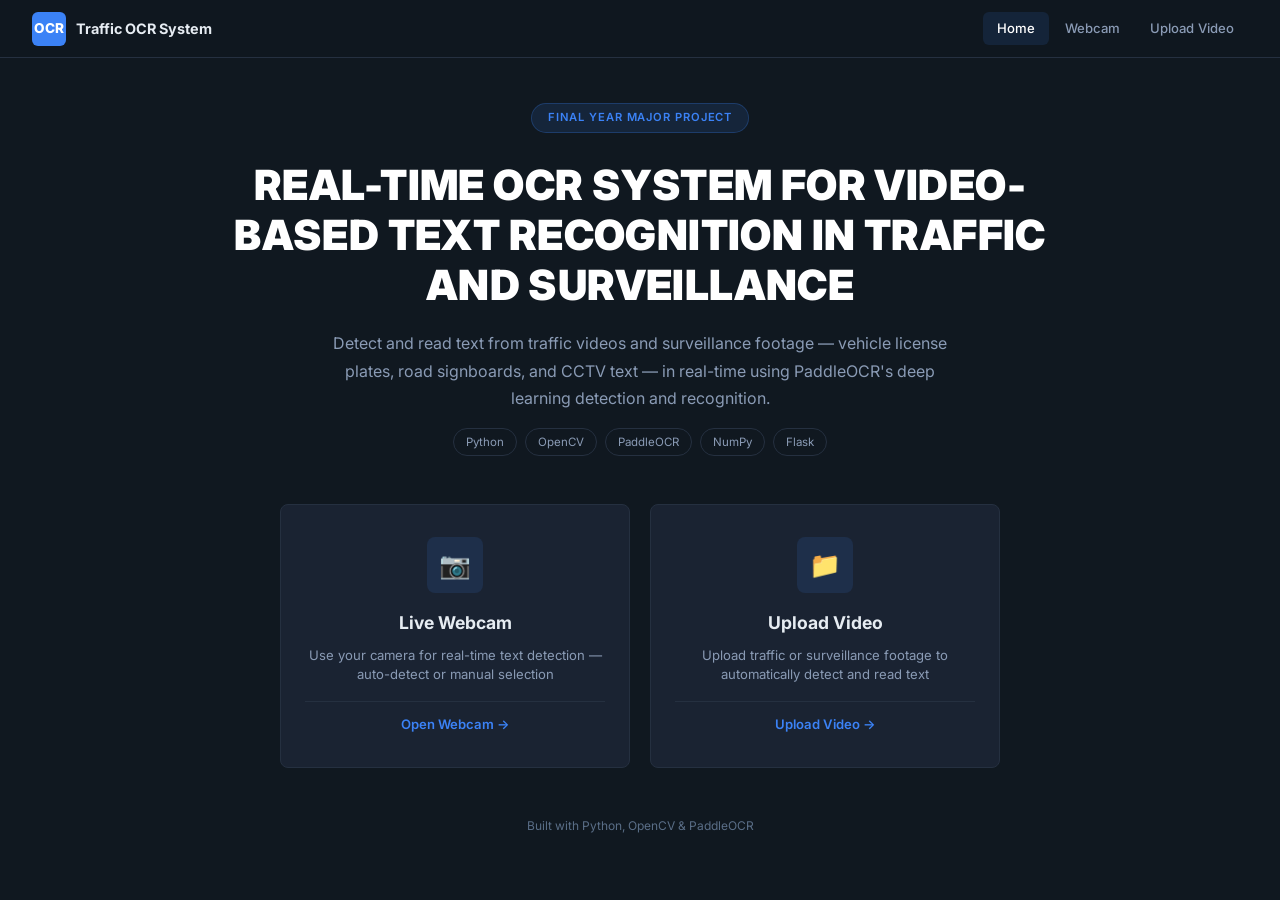
<file: templates/index.html>
<!DOCTYPE html>
<html lang="en">

<head>
    <meta charset="UTF-8">
    <meta name="viewport" content="width=device-width, initial-scale=1.0">
    <title>Real-Time OCR System for Video-Based Text Recognition in Traffic and Surveillance</title>
    <link href="https://fonts.googleapis.com/css2?family=Inter:wght@400;500;600;700;800;900&display=swap"
        rel="stylesheet">
    <link rel="stylesheet" href="/static/css/style.css">
</head>

<body>
    <nav class="navbar">
        <a href="/" class="nav-brand">
            <div class="nav-logo">OCR</div>
            <span class="nav-name">Traffic OCR System</span>
        </a>
        <div class="nav-links">
            <a href="/" class="nav-link active">Home</a>
            <a href="/webcam" class="nav-link">Webcam</a>
            <a href="/upload" class="nav-link">Upload Video</a>
        </div>
    </nav>

    <main class="home-container">
        <div class="home-badge">Final Year Major Project</div>

        <h1 class="home-title">
            REAL-TIME OCR SYSTEM FOR VIDEO-BASED TEXT RECOGNITION IN TRAFFIC AND SURVEILLANCE
        </h1>

        <p class="home-desc">
            Detect and read text from traffic videos and surveillance footage —
            vehicle license plates, road signboards, and CCTV text — in real-time
            using PaddleOCR's deep learning detection and recognition.
        </p>

        <div class="home-tech">
            <span class="tech-pill">Python</span>
            <span class="tech-pill">OpenCV</span>
            <span class="tech-pill">PaddleOCR</span>
            <span class="tech-pill">NumPy</span>
            <span class="tech-pill">Flask</span>
        </div>

        <div class="home-cards">
            <a href="/webcam" class="home-card">
                <div class="home-card-icon">📷</div>
                <h3>Live Webcam</h3>
                <p>Use your camera for real-time text detection — auto-detect or manual selection</p>
                <div class="home-card-btn">Open Webcam →</div>
            </a>

            <a href="/upload" class="home-card">
                <div class="home-card-icon">📁</div>
                <h3>Upload Video</h3>
                <p>Upload traffic or surveillance footage to automatically detect and read text</p>
                <div class="home-card-btn">Upload Video →</div>
            </a>
        </div>

        <p class="home-footer">Built with Python, OpenCV & PaddleOCR</p>
    </main>
</body>

</html>
</file>
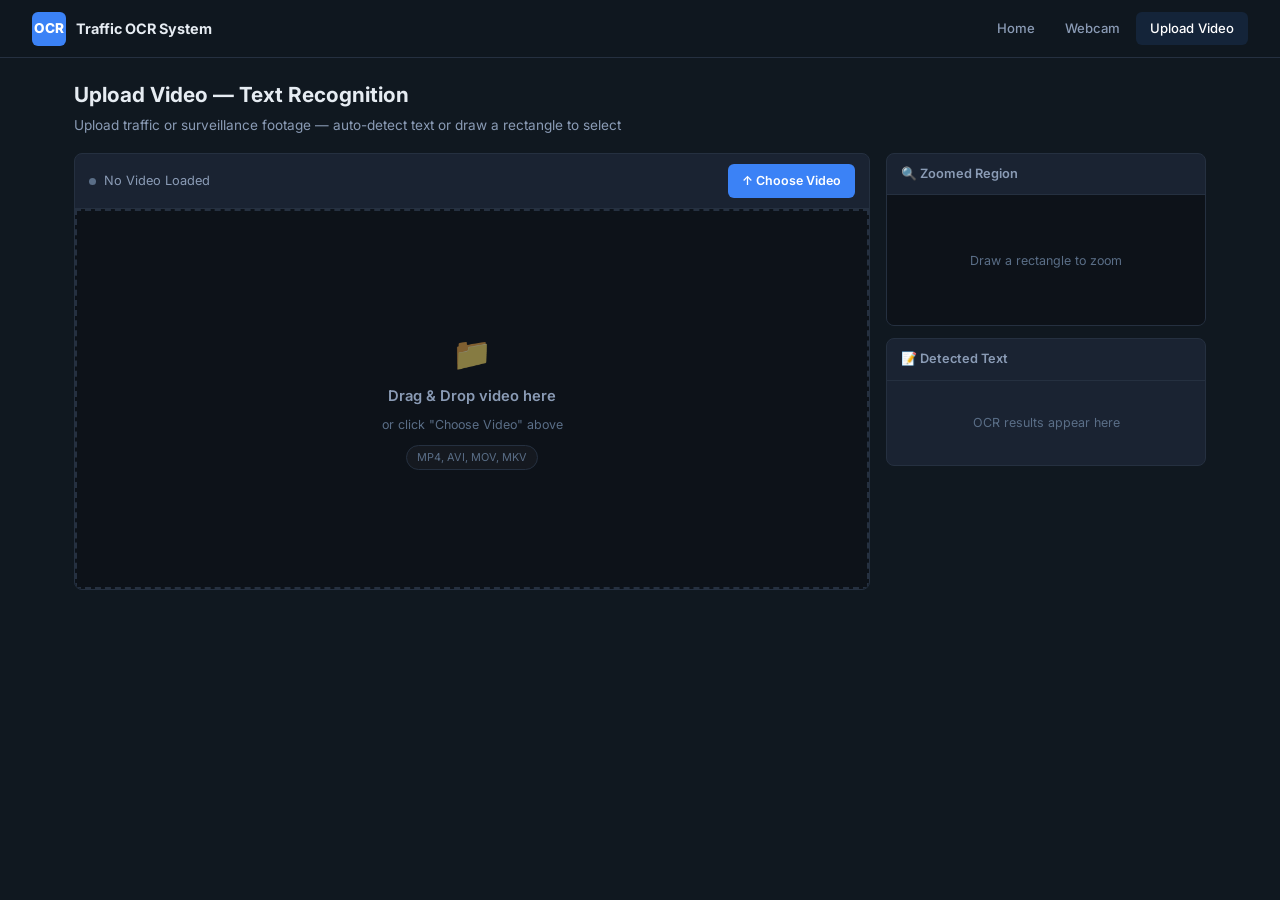
<file: templates/upload.html>
<!DOCTYPE html>
<html lang="en">

<head>
    <meta charset="UTF-8">
    <meta name="viewport" content="width=device-width, initial-scale=1.0">
    <title>Upload Video — Real-Time OCR System</title>
    <link href="https://fonts.googleapis.com/css2?family=Inter:wght@400;500;600;700;800;900&display=swap"
        rel="stylesheet">
    <link rel="stylesheet" href="/static/css/style.css">
</head>

<body>
    <nav class="navbar">
        <a href="/" class="nav-brand">
            <div class="nav-logo">OCR</div>
            <span class="nav-name">Traffic OCR System</span>
        </a>
        <div class="nav-links">
            <a href="/" class="nav-link">Home</a>
            <a href="/webcam" class="nav-link">Webcam</a>
            <a href="/upload" class="nav-link active">Upload Video</a>
        </div>
    </nav>

    <main class="app-main">
        <div class="page-header">
            <h1 class="page-title">Upload Video — Text Recognition</h1>
            <p class="page-desc">Upload traffic or surveillance footage — auto-detect text or draw a rectangle to select
            </p>
        </div>

        <div class="workspace">
            <div class="video-panel">
                <div class="panel-bar">
                    <div class="panel-status">
                        <span class="status-dot" id="statusDot"></span>
                        <span id="statusText">No Video Loaded</span>
                    </div>
                    <div class="panel-buttons">
                        <button class="btn btn-auto" id="btnAutoDetect" style="display:none;"
                            title="Automatically detect all text in the running video">⚡ Auto-Detect</button>
                        <label class="btn btn-start" for="fileInput" id="btnUpload">↑ Choose Video</label>
                        <input type="file" id="fileInput" accept="video/*" style="display:none;">
                        <button class="btn btn-stop" id="btnClear" style="display:none;">✕ Clear</button>
                    </div>
                </div>
                <div class="video-area" id="videoArea">
                    <div class="upload-zone" id="uploadZone">
                        <div class="upload-zone-content">
                            <div class="placeholder-icon">📁</div>
                            <p class="upload-main-text">Drag & Drop video here</p>
                            <p class="upload-sub-text">or click "Choose Video" above</p>
                            <span class="upload-formats">MP4, AVI, MOV, MKV</span>
                        </div>
                    </div>
                    <div class="upload-progress" id="progressBox" style="display:none;">
                        <div class="progress-track">
                            <div class="progress-bar" id="progressBar"></div>
                        </div>
                        <p id="progressText">Uploading...</p>
                    </div>
                    <video id="videoPlayer" class="video-player" style="display:none;" muted loop></video>
                    <!-- Canvas overlay for drawing auto-detect bounding boxes -->
                    <canvas id="overlayCanvas" class="overlay-canvas" style="display:none;"></canvas>
                    <div class="select-box" id="selectBox"></div>
                </div>
                <div class="panel-hint" id="hint" style="display:none;">🖱️ Click & drag to select text region | ⚡
                    Auto-Detect: finds all text automatically</div>
            </div>

            <div class="results-panel">
                <!-- Auto-detect results panel -->
                <div class="result-box" id="autoDetectPanel" style="display:none;">
                    <div class="result-title">⚡ Auto-Detect Results <span class="auto-badge" id="autoStatus">OFF</span></div>
                    <div class="auto-results-area">
                        <div class="auto-stats" id="autoStats">
                            <span id="detCount">0 texts found</span>
                            <span id="detTime">—</span>
                        </div>
                        <div class="auto-results-list" id="autoResultsList">
                            <p class="empty-msg">Toggle Auto-Detect to start</p>
                        </div>
                    </div>
                </div>

                <div class="result-box">
                    <div class="result-title">🔍 Zoomed Region</div>
                    <div class="zoom-area">
                        <p class="empty-msg" id="zoomEmpty">Draw a rectangle to zoom</p>
                        <img id="zoomImg" class="zoomed-img" style="display:none;" alt="Zoomed">
                    </div>
                </div>
                <div class="result-box">
                    <div class="result-title">📝 Detected Text</div>
                    <div class="text-area">
                        <p class="empty-msg" id="textEmpty">OCR results appear here</p>
                        <pre class="ocr-result" id="ocrResult" style="display:none;"></pre>
                    </div>
                </div>
            </div>
        </div>
    </main>

    <script>
        const fileInput = document.getElementById('fileInput');
        const videoPlayer = document.getElementById('videoPlayer');
        const uploadZone = document.getElementById('uploadZone');
        const progressBox = document.getElementById('progressBox');
        const progressBar = document.getElementById('progressBar');
        const progressText = document.getElementById('progressText');
        const videoArea = document.getElementById('videoArea');
        const selectBox = document.getElementById('selectBox');
        const zoomImg = document.getElementById('zoomImg');
        const ocrResult = document.getElementById('ocrResult');
        const zoomEmpty = document.getElementById('zoomEmpty');
        const textEmpty = document.getElementById('textEmpty');
        const statusDot = document.getElementById('statusDot');
        const statusText = document.getElementById('statusText');
        const btnClear = document.getElementById('btnClear');
        const btnUpload = document.getElementById('btnUpload');
        const btnAutoDetect = document.getElementById('btnAutoDetect');
        const hint = document.getElementById('hint');
        const overlayCanvas = document.getElementById('overlayCanvas');
        const autoDetectPanel = document.getElementById('autoDetectPanel');
        const autoStatus = document.getElementById('autoStatus');
        const autoResultsList = document.getElementById('autoResultsList');
        const detCount = document.getElementById('detCount');
        const detTime = document.getElementById('detTime');

        let videoReady = false, drawing = false, sx, sy;
        let zoomTimer = null, textTimer = null;
        let autoDetectOn = false, autoDetectInterval = null;

        // Drag & drop
        uploadZone.addEventListener('dragover', e => { e.preventDefault(); uploadZone.classList.add('drag-hover'); });
        uploadZone.addEventListener('dragleave', () => uploadZone.classList.remove('drag-hover'));
        uploadZone.addEventListener('drop', e => {
            e.preventDefault(); uploadZone.classList.remove('drag-hover');
            if (e.dataTransfer.files.length > 0) doUpload(e.dataTransfer.files[0]);
        });

        fileInput.addEventListener('change', () => {
            if (fileInput.files.length > 0) doUpload(fileInput.files[0]);
        });

        function doUpload(file) {
            uploadZone.style.display = 'none';
            progressBox.style.display = 'flex';
            progressBar.style.width = '0%';
            progressBar.classList.remove('error');
            progressText.textContent = 'Uploading ' + file.name + '...';

            const xhr = new XMLHttpRequest();
            const fd = new FormData();
            fd.append('video', file);

            xhr.upload.addEventListener('progress', e => {
                if (e.lengthComputable) {
                    const pct = Math.round((e.loaded / e.total) * 100);
                    progressBar.style.width = pct + '%';
                    progressText.textContent = 'Uploading... ' + pct + '%';
                }
            });

            xhr.addEventListener('load', () => {
                try {
                    const data = JSON.parse(xhr.responseText);
                    if (xhr.status === 200 && data.status === 'uploaded') {
                        progressBar.style.width = '100%';
                        progressText.textContent = 'Done! Loading video...';
                        setTimeout(() => {
                            progressBox.style.display = 'none';
                            videoPlayer.src = '/uploads/' + encodeURIComponent(data.filename);
                            videoPlayer.style.display = 'block';
                            videoPlayer.play();
                            statusDot.classList.add('on');
                            statusText.textContent = 'Playing: ' + file.name;
                            btnClear.style.display = 'inline-flex';
                            btnUpload.style.display = 'none';
                            btnAutoDetect.style.display = 'inline-flex';
                            hint.style.display = 'flex';
                            autoDetectPanel.style.display = 'block';
                            videoReady = true;
                        }, 400);
                    } else {
                        progressText.textContent = 'Error: ' + (data.error || 'Upload failed');
                        progressBar.classList.add('error'); progressBar.style.width = '100%';
                    }
                } catch (e) {
                    progressText.textContent = 'Error parsing response';
                    progressBar.classList.add('error');
                }
            });

            xhr.addEventListener('error', () => {
                progressText.textContent = 'Network error';
                progressBar.classList.add('error');
            });

            xhr.open('POST', '/upload_video');
            xhr.timeout = 300000;
            xhr.send(fd);
        }

        // Clear
        btnClear.addEventListener('click', () => {
            stopAutoDetect();
            videoPlayer.pause(); videoPlayer.src = '';
            videoPlayer.style.display = 'none';
            uploadZone.style.display = 'flex';
            overlayCanvas.style.display = 'none';
            statusDot.classList.remove('on');
            statusText.textContent = 'No Video Loaded';
            btnClear.style.display = 'none';
            btnUpload.style.display = 'inline-flex';
            btnAutoDetect.style.display = 'none';
            hint.style.display = 'none';
            selectBox.style.display = 'none';
            autoDetectPanel.style.display = 'none';
            videoReady = false;
            zoomImg.style.display = 'none'; zoomEmpty.style.display = 'block';
            ocrResult.style.display = 'none'; textEmpty.style.display = 'block';
        });

        // ══════════════════════════════════════════════════════════════
        // AUTO-DETECT MODE
        // ══════════════════════════════════════════════════════════════
        btnAutoDetect.addEventListener('click', () => {
            if (autoDetectOn) {
                stopAutoDetect();
            } else {
                startAutoDetect();
            }
        });

        function startAutoDetect() {
            autoDetectOn = true;
            btnAutoDetect.textContent = '■ Stop Auto-Detect';
            btnAutoDetect.classList.add('btn-auto-active');
            autoStatus.textContent = 'ON';
            autoStatus.classList.add('on');

            // Setup canvas overlay
            overlayCanvas.style.display = 'block';
            resizeOverlay();

            // Run auto-detect every 800ms (~1.25 fps for OCR)
            autoDetectInterval = setInterval(runAutoDetect, 800);
            runAutoDetect(); // Run immediately on start
        }

        function stopAutoDetect() {
            autoDetectOn = false;
            btnAutoDetect.textContent = '⚡ Auto-Detect';
            btnAutoDetect.classList.remove('btn-auto-active');
            autoStatus.textContent = 'OFF';
            autoStatus.classList.remove('on');

            if (autoDetectInterval) {
                clearInterval(autoDetectInterval);
                autoDetectInterval = null;
            }

            // Clear canvas overlay
            const ctx = overlayCanvas.getContext('2d');
            ctx.clearRect(0, 0, overlayCanvas.width, overlayCanvas.height);
            overlayCanvas.style.display = 'none';

            autoResultsList.innerHTML = '<p class="empty-msg">Toggle Auto-Detect to start</p>';
            detCount.textContent = '0 texts found';
            detTime.textContent = '—';
        }

        function resizeOverlay() {
            overlayCanvas.width = videoArea.offsetWidth;
            overlayCanvas.height = videoArea.offsetHeight;
        }

        async function runAutoDetect() {
            if (!videoReady || !autoDetectOn) return;

            // Capture current video frame
            const capture = document.createElement('canvas');
            capture.width = videoPlayer.videoWidth;
            capture.height = videoPlayer.videoHeight;
            capture.getContext('2d').drawImage(videoPlayer, 0, 0, capture.width, capture.height);

            capture.toBlob(async blob => {
                const fd = new FormData();
                fd.append('frame', blob, 'frame.jpg');

                try {
                    const res = await fetch('/ocr_auto_detect', { method: 'POST', body: fd });
                    const data = await res.json();

                    if (!autoDetectOn) return; // User may have toggled off

                    // Update overlay canvas with bounding boxes
                    resizeOverlay();
                    const ctx = overlayCanvas.getContext('2d');
                    ctx.clearRect(0, 0, overlayCanvas.width, overlayCanvas.height);

                    const scX = overlayCanvas.width / capture.width;
                    const scY = overlayCanvas.height / capture.height;

                    const detections = data.detections || [];
                    detCount.textContent = detections.length + ' texts found';
                    detTime.textContent = (data.process_time_ms || 0).toFixed(0) + 'ms';

                    // Draw each detection
                    detections.forEach(det => {
                        const [x1, y1, x2, y2] = det.bbox;
                        const sx1 = x1 * scX, sy1 = y1 * scY;
                        const sw = (x2 - x1) * scX, sh = (y2 - y1) * scY;

                        // Color based on confidence
                        let color;
                        if (det.confidence >= 0.70) color = '#22c55e';      // Green
                        else if (det.confidence >= 0.40) color = '#eab308'; // Yellow
                        else color = '#ef4444';                              // Red

                        // Draw box
                        ctx.strokeStyle = color;
                        ctx.lineWidth = 2;
                        ctx.strokeRect(sx1, sy1, sw, sh);

                        // Draw label background
                        const label = `${det.text} (${Math.round(det.confidence * 100)}%)`;
                        ctx.font = '600 13px Inter, sans-serif';
                        const tw = ctx.measureText(label).width;
                        const labelY = sy1 > 22 ? sy1 - 6 : sy1 + sh + 16;

                        ctx.fillStyle = 'rgba(0,0,0,0.8)';
                        ctx.fillRect(sx1, labelY - 15, tw + 10, 20);

                        ctx.fillStyle = color;
                        ctx.fillText(label, sx1 + 5, labelY - 1);
                    });

                    // Update results list
                    if (detections.length > 0) {
                        autoResultsList.innerHTML = detections.map(det => {
                            const conf = Math.round(det.confidence * 100);
                            let confClass = 'conf-high';
                            if (conf < 40) confClass = 'conf-low';
                            else if (conf < 70) confClass = 'conf-med';
                            return `<div class="auto-result-item">
                                <span class="auto-result-text">${det.text}</span>
                                <span class="auto-result-conf ${confClass}">${conf}%</span>
                            </div>`;
                        }).join('');
                    } else {
                        autoResultsList.innerHTML = '<p class="empty-msg">No text detected in this frame</p>';
                    }

                    // Update Zoom and OCR Result Panels for Auto-Detect
                    if (data.zoomed_image) {
                        zoomImg.src = data.zoomed_image;
                        zoomImg.style.display = 'block';
                        zoomEmpty.style.display = 'none';

                        ocrResult.textContent = data.zoomed_text || 'No text detected';
                        ocrResult.style.display = 'block';
                        textEmpty.style.display = 'none';
                    } else if (detections.length === 0) {
                        zoomImg.style.display = 'none';
                        zoomEmpty.style.display = 'block';
                        zoomEmpty.textContent = 'Draw a rectangle to zoom';

                        ocrResult.style.display = 'none';
                        textEmpty.style.display = 'block';
                        textEmpty.textContent = 'OCR results appear here';
                    }

                } catch (err) {
                    console.error('Auto-detect error:', err);
                }
            }, 'image/jpeg', 0.85);
        }

        // ══════════════════════════════════════════════════════════════
        // MANUAL MODE — Mouse selection (unchanged, works when auto-detect is OFF)
        // ══════════════════════════════════════════════════════════════
        videoArea.addEventListener('mousedown', e => {
            if (!videoReady || autoDetectOn) return;
            const r = videoArea.getBoundingClientRect();
            sx = e.clientX - r.left; sy = e.clientY - r.top;
            drawing = true;
            selectBox.style.display = 'block';
            selectBox.style.left = sx + 'px'; selectBox.style.top = sy + 'px';
            selectBox.style.width = '0'; selectBox.style.height = '0';
        });

        videoArea.addEventListener('mousemove', e => {
            if (!drawing) return;
            const r = videoArea.getBoundingClientRect();
            const cx = e.clientX - r.left, cy = e.clientY - r.top;
            selectBox.style.left = Math.min(sx, cx) + 'px';
            selectBox.style.top = Math.min(sy, cy) + 'px';
            selectBox.style.width = Math.abs(cx - sx) + 'px';
            selectBox.style.height = Math.abs(cy - sy) + 'px';
        });

        videoArea.addEventListener('mouseup', async e => {
            if (!drawing) return;
            drawing = false;
            const r = videoArea.getBoundingClientRect();
            const ex = e.clientX - r.left, ey = e.clientY - r.top;
            const x1 = Math.min(sx, ex), y1 = Math.min(sy, ey);
            const x2 = Math.max(sx, ex), y2 = Math.max(sy, ey);
            if ((x2 - x1) < 10 || (y2 - y1) < 10) { selectBox.style.display = 'none'; return; }

            setTimeout(() => { selectBox.style.display = 'none'; }, 500);

            const canvas = document.createElement('canvas');
            canvas.width = videoPlayer.videoWidth;
            canvas.height = videoPlayer.videoHeight;
            canvas.getContext('2d').drawImage(videoPlayer, 0, 0, canvas.width, canvas.height);
            const scX = canvas.width / videoArea.offsetWidth;
            const scY = canvas.height / videoArea.offsetHeight;

            ocrResult.textContent = 'Processing with EasyOCR...';
            ocrResult.style.display = 'block'; textEmpty.style.display = 'none';

            canvas.toBlob(async blob => {
                const fd = new FormData();
                fd.append('frame', blob, 'frame.jpg');
                fd.append('x1', Math.round(x1 * scX));
                fd.append('y1', Math.round(y1 * scY));
                fd.append('x2', Math.round(x2 * scX));
                fd.append('y2', Math.round(y2 * scY));
                try {
                    const res = await fetch('/ocr_region', { method: 'POST', body: fd });
                    const data = await res.json();

                    if (data.zoomed_image) {
                        zoomImg.src = data.zoomed_image;
                        zoomImg.style.display = 'block'; zoomEmpty.style.display = 'none';
                        if (zoomTimer) clearTimeout(zoomTimer);
                        zoomTimer = setTimeout(() => {
                            zoomImg.style.display = 'none';
                            zoomEmpty.style.display = 'block';
                        }, 5000);
                    }

                    ocrResult.textContent = data.text || 'No text detected';
                    if (textTimer) clearTimeout(textTimer);
                    textTimer = setTimeout(() => {
                        ocrResult.style.display = 'none';
                        textEmpty.style.display = 'block';
                    }, 10000);
                } catch (err) {
                    ocrResult.textContent = 'Error: ' + err.message;
                }
            }, 'image/jpeg', 0.9);
        });

        // Resize overlay when window resizes
        window.addEventListener('resize', () => {
            if (autoDetectOn) resizeOverlay();
        });
    </script>
</body>

</html>
</file>
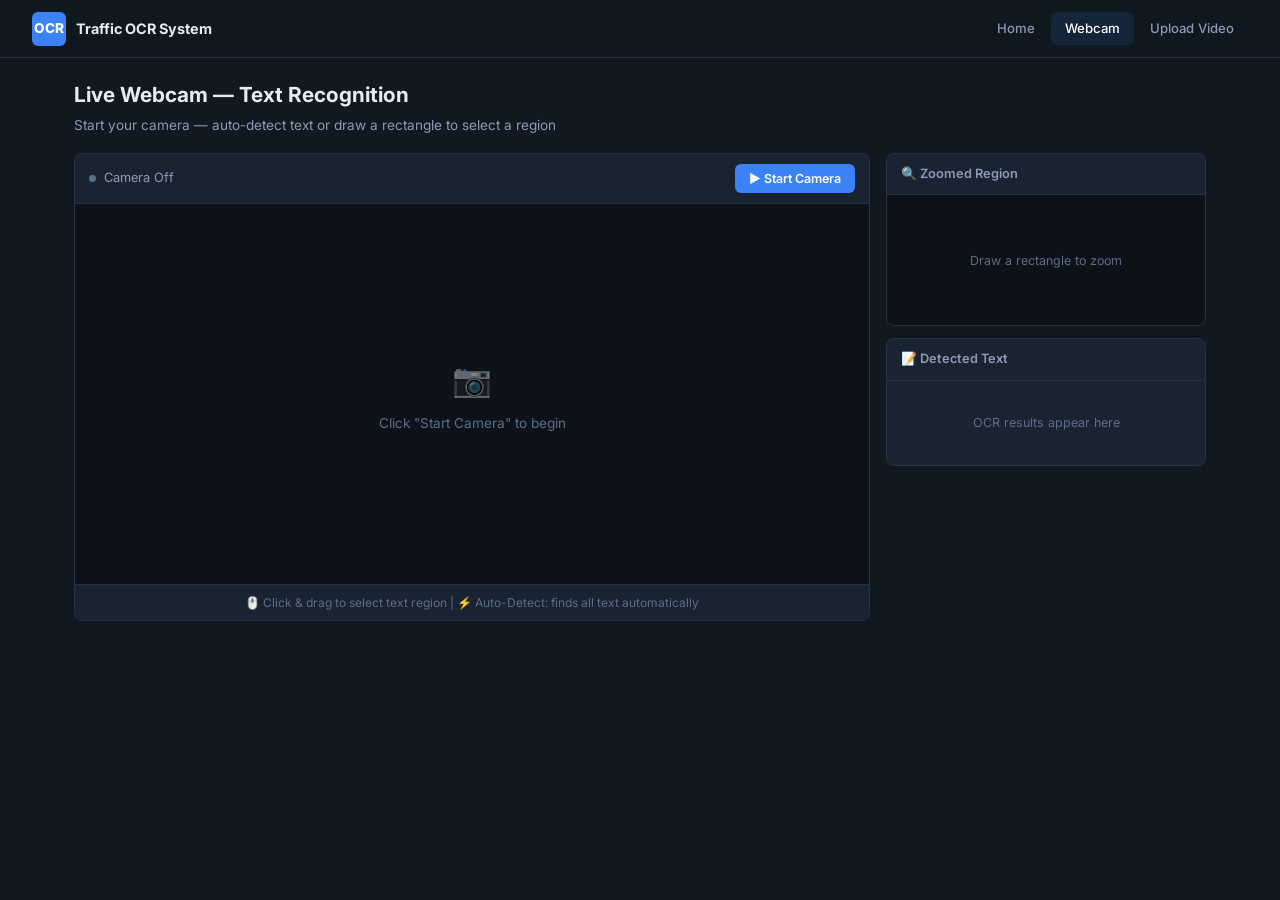
<file: templates/webcam.html>
<!DOCTYPE html>
<html lang="en">

<head>
    <meta charset="UTF-8">
    <meta name="viewport" content="width=device-width, initial-scale=1.0">
    <title>Webcam — Real-Time OCR System</title>
    <link href="https://fonts.googleapis.com/css2?family=Inter:wght@400;500;600;700;800;900&display=swap"
        rel="stylesheet">
    <link rel="stylesheet" href="/static/css/style.css">
</head>

<body>
    <nav class="navbar">
        <a href="/" class="nav-brand">
            <div class="nav-logo">OCR</div>
            <span class="nav-name">Traffic OCR System</span>
        </a>
        <div class="nav-links">
            <a href="/" class="nav-link">Home</a>
            <a href="/webcam" class="nav-link active">Webcam</a>
            <a href="/upload" class="nav-link">Upload Video</a>
        </div>
    </nav>

    <main class="app-main">
        <div class="page-header">
            <h1 class="page-title">Live Webcam — Text Recognition</h1>
            <p class="page-desc">Start your camera — auto-detect text or draw a rectangle to select a region</p>
        </div>

        <div class="workspace">
            <div class="video-panel">
                <div class="panel-bar">
                    <div class="panel-status">
                        <span class="status-dot" id="statusDot"></span>
                        <span id="statusText">Camera Off</span>
                    </div>
                    <div class="panel-buttons">
                        <button class="btn btn-auto" id="btnAutoDetect" style="display:none;"
                            title="Automatically detect all text in the camera feed">⚡ Auto-Detect</button>
                        <button class="btn btn-start" id="btnStart">▶ Start Camera</button>
                        <button class="btn btn-stop" id="btnStop" style="display:none;">■ Stop</button>
                    </div>
                </div>
                <div class="video-area" id="videoArea">
                    <div class="placeholder" id="placeholder">
                        <div class="placeholder-icon">📷</div>
                        <p>Click "Start Camera" to begin</p>
                    </div>
                    <video id="camVideo" class="video-player" style="display:none;" autoplay playsinline muted></video>
                    <!-- Canvas overlay for auto-detect bounding boxes -->
                    <canvas id="overlayCanvas" class="overlay-canvas" style="display:none;"></canvas>
                    <div class="select-box" id="selectBox"></div>
                </div>
                <div class="panel-hint">🖱️ Click & drag to select text region | ⚡ Auto-Detect: finds all text
                    automatically</div>
            </div>

            <div class="results-panel">
                <!-- Auto-detect results panel -->
                <div class="result-box" id="autoDetectPanel" style="display:none;">
                    <div class="result-title">⚡ Auto-Detect Results <span class="auto-badge"
                            id="autoStatus">OFF</span></div>
                    <div class="auto-results-area">
                        <div class="auto-stats" id="autoStats">
                            <span id="detCount">0 texts found</span>
                            <span id="detTime">—</span>
                        </div>
                        <div class="auto-results-list" id="autoResultsList">
                            <p class="empty-msg">Toggle Auto-Detect to start</p>
                        </div>
                    </div>
                </div>

                <div class="result-box">
                    <div class="result-title">🔍 Zoomed Region</div>
                    <div class="zoom-area">
                        <p class="empty-msg" id="zoomEmpty">Draw a rectangle to zoom</p>
                        <img id="zoomImg" class="zoomed-img" style="display:none;" alt="Zoomed">
                    </div>
                </div>
                <div class="result-box">
                    <div class="result-title">📝 Detected Text</div>
                    <div class="text-area">
                        <p class="empty-msg" id="textEmpty">OCR results appear here</p>
                        <pre class="ocr-result" id="ocrResult" style="display:none;"></pre>
                    </div>
                </div>
            </div>
        </div>
    </main>

    <script>
        const btnStart = document.getElementById('btnStart');
        const btnStop = document.getElementById('btnStop');
        const btnAutoDetect = document.getElementById('btnAutoDetect');
        const camVideo = document.getElementById('camVideo');
        const placeholder = document.getElementById('placeholder');
        const videoArea = document.getElementById('videoArea');
        const selectBox = document.getElementById('selectBox');
        const zoomImg = document.getElementById('zoomImg');
        const ocrResult = document.getElementById('ocrResult');
        const zoomEmpty = document.getElementById('zoomEmpty');
        const textEmpty = document.getElementById('textEmpty');
        const statusDot = document.getElementById('statusDot');
        const statusText = document.getElementById('statusText');
        const overlayCanvas = document.getElementById('overlayCanvas');
        const autoDetectPanel = document.getElementById('autoDetectPanel');
        const autoStatus = document.getElementById('autoStatus');
        const autoResultsList = document.getElementById('autoResultsList');
        const detCount = document.getElementById('detCount');
        const detTime = document.getElementById('detTime');

        let stream = null, camReady = false, drawing = false, sx, sy;
        let zoomTimer = null, textTimer = null;
        let autoDetectOn = false, autoDetectInterval = null;

        // Start camera
        btnStart.addEventListener('click', async () => {
            try {
                stream = await navigator.mediaDevices.getUserMedia({ video: true });
                camVideo.srcObject = stream;
                camVideo.style.display = 'block';
                placeholder.style.display = 'none';
                btnStart.style.display = 'none';
                btnStop.style.display = 'inline-flex';
                btnAutoDetect.style.display = 'inline-flex';
                autoDetectPanel.style.display = 'block';
                statusDot.classList.add('on');
                statusText.textContent = 'Camera Active';
                camReady = true;
            } catch (err) {
                alert('Camera access denied: ' + err.message);
            }
        });

        // Stop camera
        btnStop.addEventListener('click', () => {
            stopAutoDetect();
            if (stream) { stream.getTracks().forEach(t => t.stop()); stream = null; }
            camVideo.srcObject = null;
            camVideo.style.display = 'none';
            placeholder.style.display = 'flex';
            btnStop.style.display = 'none';
            btnStart.style.display = 'inline-flex';
            btnAutoDetect.style.display = 'none';
            autoDetectPanel.style.display = 'none';
            overlayCanvas.style.display = 'none';
            statusDot.classList.remove('on');
            statusText.textContent = 'Camera Off';
            camReady = false;
        });

        // ══════════════════════════════════════════════════════════════
        // AUTO-DETECT MODE
        // ══════════════════════════════════════════════════════════════
        btnAutoDetect.addEventListener('click', () => {
            if (autoDetectOn) {
                stopAutoDetect();
            } else {
                startAutoDetect();
            }
        });

        function startAutoDetect() {
            autoDetectOn = true;
            btnAutoDetect.textContent = '■ Stop Auto-Detect';
            btnAutoDetect.classList.add('btn-auto-active');
            autoStatus.textContent = 'ON';
            autoStatus.classList.add('on');

            overlayCanvas.style.display = 'block';
            resizeOverlay();

            autoDetectInterval = setInterval(runAutoDetect, 800);
            runAutoDetect();
        }

        function stopAutoDetect() {
            autoDetectOn = false;
            btnAutoDetect.textContent = '⚡ Auto-Detect';
            btnAutoDetect.classList.remove('btn-auto-active');
            autoStatus.textContent = 'OFF';
            autoStatus.classList.remove('on');

            if (autoDetectInterval) {
                clearInterval(autoDetectInterval);
                autoDetectInterval = null;
            }

            const ctx = overlayCanvas.getContext('2d');
            ctx.clearRect(0, 0, overlayCanvas.width, overlayCanvas.height);
            overlayCanvas.style.display = 'none';

            autoResultsList.innerHTML = '<p class="empty-msg">Toggle Auto-Detect to start</p>';
            detCount.textContent = '0 texts found';
            detTime.textContent = '—';
        }

        function resizeOverlay() {
            overlayCanvas.width = videoArea.offsetWidth;
            overlayCanvas.height = videoArea.offsetHeight;
        }

        async function runAutoDetect() {
            if (!camReady || !autoDetectOn) return;

            const capture = document.createElement('canvas');
            capture.width = camVideo.videoWidth;
            capture.height = camVideo.videoHeight;
            capture.getContext('2d').drawImage(camVideo, 0, 0, capture.width, capture.height);

            capture.toBlob(async blob => {
                const fd = new FormData();
                fd.append('frame', blob, 'frame.jpg');

                try {
                    const res = await fetch('/ocr_auto_detect', { method: 'POST', body: fd });
                    const data = await res.json();

                    if (!autoDetectOn) return;

                    resizeOverlay();
                    const ctx = overlayCanvas.getContext('2d');
                    ctx.clearRect(0, 0, overlayCanvas.width, overlayCanvas.height);

                    const scX = overlayCanvas.width / capture.width;
                    const scY = overlayCanvas.height / capture.height;

                    const detections = data.detections || [];
                    detCount.textContent = detections.length + ' texts found';
                    detTime.textContent = (data.process_time_ms || 0).toFixed(0) + 'ms';

                    detections.forEach(det => {
                        const [x1, y1, x2, y2] = det.bbox;
                        const sx1 = x1 * scX, sy1 = y1 * scY;
                        const sw = (x2 - x1) * scX, sh = (y2 - y1) * scY;

                        let color;
                        if (det.confidence >= 0.70) color = '#22c55e';
                        else if (det.confidence >= 0.40) color = '#eab308';
                        else color = '#ef4444';

                        ctx.strokeStyle = color;
                        ctx.lineWidth = 2;
                        ctx.strokeRect(sx1, sy1, sw, sh);

                        const label = `${det.text} (${Math.round(det.confidence * 100)}%)`;
                        ctx.font = '600 13px Inter, sans-serif';
                        const tw = ctx.measureText(label).width;
                        const labelY = sy1 > 22 ? sy1 - 6 : sy1 + sh + 16;

                        ctx.fillStyle = 'rgba(0,0,0,0.8)';
                        ctx.fillRect(sx1, labelY - 15, tw + 10, 20);

                        ctx.fillStyle = color;
                        ctx.fillText(label, sx1 + 5, labelY - 1);
                    });

                    if (detections.length > 0) {
                        autoResultsList.innerHTML = detections.map(det => {
                            const conf = Math.round(det.confidence * 100);
                            let confClass = 'conf-high';
                            if (conf < 40) confClass = 'conf-low';
                            else if (conf < 70) confClass = 'conf-med';
                            return `<div class="auto-result-item">
                                <span class="auto-result-text">${det.text}</span>
                                <span class="auto-result-conf ${confClass}">${conf}%</span>
                            </div>`;
                        }).join('');
                    } else {
                        autoResultsList.innerHTML = '<p class="empty-msg">No text detected in this frame</p>';
                    }

                    // Update Zoom and OCR Result Panels for Auto-Detect
                    if (data.zoomed_image) {
                        zoomImg.src = data.zoomed_image;
                        zoomImg.style.display = 'block';
                        zoomEmpty.style.display = 'none';

                        ocrResult.textContent = data.zoomed_text || 'No text detected';
                        ocrResult.style.display = 'block';
                        textEmpty.style.display = 'none';
                    } else if (detections.length === 0) {
                        zoomImg.style.display = 'none';
                        zoomEmpty.style.display = 'block';
                        zoomEmpty.textContent = 'Draw a rectangle to zoom';

                        ocrResult.style.display = 'none';
                        textEmpty.style.display = 'block';
                        textEmpty.textContent = 'OCR results appear here';
                    }

                } catch (err) {
                    console.error('Auto-detect error:', err);
                }
            }, 'image/jpeg', 0.85);
        }

        // ══════════════════════════════════════════════════════════════
        // MANUAL MODE — Mouse selection
        // ══════════════════════════════════════════════════════════════
        videoArea.addEventListener('mousedown', e => {
            if (!camReady || autoDetectOn) return;
            const r = videoArea.getBoundingClientRect();
            sx = e.clientX - r.left; sy = e.clientY - r.top;
            drawing = true;
            selectBox.style.display = 'block';
            selectBox.style.left = sx + 'px'; selectBox.style.top = sy + 'px';
            selectBox.style.width = '0'; selectBox.style.height = '0';
        });

        videoArea.addEventListener('mousemove', e => {
            if (!drawing) return;
            const r = videoArea.getBoundingClientRect();
            const cx = e.clientX - r.left, cy = e.clientY - r.top;
            selectBox.style.left = Math.min(sx, cx) + 'px';
            selectBox.style.top = Math.min(sy, cy) + 'px';
            selectBox.style.width = Math.abs(cx - sx) + 'px';
            selectBox.style.height = Math.abs(cy - sy) + 'px';
        });

        videoArea.addEventListener('mouseup', async e => {
            if (!drawing) return;
            drawing = false;
            const r = videoArea.getBoundingClientRect();
            const ex = e.clientX - r.left, ey = e.clientY - r.top;
            const x1 = Math.min(sx, ex), y1 = Math.min(sy, ey);
            const x2 = Math.max(sx, ex), y2 = Math.max(sy, ey);
            if ((x2 - x1) < 10 || (y2 - y1) < 10) { selectBox.style.display = 'none'; return; }

            setTimeout(() => { selectBox.style.display = 'none'; }, 500);

            const canvas = document.createElement('canvas');
            canvas.width = camVideo.videoWidth;
            canvas.height = camVideo.videoHeight;
            canvas.getContext('2d').drawImage(camVideo, 0, 0, canvas.width, canvas.height);
            const scX = canvas.width / videoArea.offsetWidth;
            const scY = canvas.height / videoArea.offsetHeight;

            ocrResult.textContent = 'Processing with EasyOCR...';
            ocrResult.style.display = 'block'; textEmpty.style.display = 'none';

            canvas.toBlob(async blob => {
                const fd = new FormData();
                fd.append('frame', blob, 'frame.jpg');
                fd.append('x1', Math.round(x1 * scX));
                fd.append('y1', Math.round(y1 * scY));
                fd.append('x2', Math.round(x2 * scX));
                fd.append('y2', Math.round(y2 * scY));
                try {
                    const res = await fetch('/ocr_region', { method: 'POST', body: fd });
                    const data = await res.json();

                    if (data.zoomed_image) {
                        zoomImg.src = data.zoomed_image;
                        zoomImg.style.display = 'block'; zoomEmpty.style.display = 'none';
                        if (zoomTimer) clearTimeout(zoomTimer);
                        zoomTimer = setTimeout(() => {
                            zoomImg.style.display = 'none';
                            zoomEmpty.style.display = 'block';
                        }, 5000);
                    }

                    ocrResult.textContent = data.text || 'No text detected';
                    if (textTimer) clearTimeout(textTimer);
                    textTimer = setTimeout(() => {
                        ocrResult.style.display = 'none';
                        textEmpty.style.display = 'block';
                    }, 10000);
                } catch (err) {
                    ocrResult.textContent = 'Error: ' + err.message;
                }
            }, 'image/jpeg', 0.9);
        });

        window.addEventListener('resize', () => {
            if (autoDetectOn) resizeOverlay();
        });
    </script>
</body>

</html>
</file>
<file: static/css/style.css>
/* =============================================================================
   Real-Time OCR System — Professional Dark Theme for FYP
   ============================================================================= */

*,
*::before,
*::after {
    margin: 0;
    padding: 0;
    box-sizing: border-box;
}

:root {
    --bg: #101820;
    --bg-card: #1a2332;
    --bg-card-hover: #1f2b3d;
    --bg-surface: #141e2b;
    --bg-input: #0d1219;

    --border: #253040;
    --border-hover: #344560;

    --text: #e6ecf2;
    --text-sec: #8a9bb5;
    --text-muted: #5a6e87;

    --blue: #3b82f6;
    --blue-hover: #60a5fa;
    --blue-dim: rgba(59, 130, 246, 0.12);
    --green: #22c55e;
    --green-dim: rgba(34, 197, 94, 0.1);
    --red: #ef4444;

    --nav-h: 58px;
    --radius: 8px;
    --shadow: 0 2px 8px rgba(0, 0, 0, 0.3);
    --shadow-lg: 0 8px 24px rgba(0, 0, 0, 0.4);
}

html {
    scroll-behavior: smooth;
}

body {
    font-family: 'Inter', -apple-system, BlinkMacSystemFont, 'Segoe UI', sans-serif;
    background: var(--bg);
    color: var(--text);
    line-height: 1.6;
    min-height: 100vh;
}

/* ─── Navbar ────────────────────────────────────────────────────────────── */
.navbar {
    position: fixed;
    top: 0;
    left: 0;
    right: 0;
    height: var(--nav-h);
    display: flex;
    align-items: center;
    justify-content: space-between;
    padding: 0 32px;
    background: rgba(16, 24, 32, 0.95);
    backdrop-filter: blur(10px);
    border-bottom: 1px solid var(--border);
    z-index: 100;
}

.nav-brand {
    display: flex;
    align-items: center;
    gap: 10px;
    text-decoration: none;
    color: var(--text);
}

.nav-logo {
    width: 34px;
    height: 34px;
    background: var(--blue);
    border-radius: 6px;
    display: flex;
    align-items: center;
    justify-content: center;
    font-weight: 800;
    font-size: 0.85rem;
    color: #fff;
}

.nav-name {
    font-size: 0.9rem;
    font-weight: 700;
    color: var(--text);
}

.nav-links {
    display: flex;
    gap: 2px;
}

.nav-link {
    padding: 6px 14px;
    border-radius: 6px;
    color: var(--text-sec);
    text-decoration: none;
    font-size: 0.82rem;
    font-weight: 500;
    transition: 0.2s;
}

.nav-link:hover {
    color: var(--text);
    background: rgba(255, 255, 255, 0.04);
}

.nav-link.active {
    color: #fff;
    background: var(--blue-dim);
}

/* ─── Home Page ─────────────────────────────────────────────── */
.home-container {
    min-height: 100vh;
    display: flex;
    flex-direction: column;
    align-items: center;
    justify-content: center;
    padding: calc(var(--nav-h) + 40px) 32px 60px;
    text-align: center;
}

.home-badge {
    display: inline-block;
    padding: 5px 16px;
    background: var(--blue-dim);
    border: 1px solid rgba(59, 130, 246, 0.25);
    border-radius: 100px;
    font-size: 0.7rem;
    font-weight: 600;
    color: var(--blue);
    text-transform: uppercase;
    letter-spacing: 0.08em;
    margin-bottom: 28px;
}

.home-title {
    font-size: 2.6rem;
    font-weight: 900;
    text-transform: uppercase;
    letter-spacing: 0.01em;
    line-height: 1.2;
    margin-bottom: 20px;
    max-width: 850px;
    color: #fff;
}

.home-desc {
    font-size: 1rem;
    color: var(--text-sec);
    max-width: 620px;
    margin-bottom: 16px;
    line-height: 1.7;
}

.home-tech {
    display: flex;
    gap: 8px;
    justify-content: center;
    flex-wrap: wrap;
    margin-bottom: 48px;
}

.tech-pill {
    padding: 4px 12px;
    border: 1px solid var(--border);
    border-radius: 100px;
    font-size: 0.72rem;
    color: var(--text-sec);
}

/* ─── Home Option Cards ─────────────────────────────────────────────── */
.home-cards {
    display: grid;
    grid-template-columns: 1fr 1fr;
    gap: 20px;
    max-width: 720px;
    width: 100%;
}

.home-card {
    display: flex;
    flex-direction: column;
    align-items: center;
    padding: 32px 24px;
    background: var(--bg-card);
    border: 1px solid var(--border);
    border-radius: var(--radius);
    text-decoration: none;
    color: var(--text);
    transition: 0.25s;
}

.home-card:hover {
    border-color: var(--blue);
    background: var(--bg-card-hover);
    box-shadow: var(--shadow-lg);
    transform: translateY(-3px);
}

.home-card-icon {
    width: 56px;
    height: 56px;
    display: flex;
    align-items: center;
    justify-content: center;
    background: var(--blue-dim);
    border-radius: var(--radius);
    color: var(--blue);
    margin-bottom: 16px;
    font-size: 1.6rem;
}

.home-card h3 {
    font-size: 1.1rem;
    font-weight: 700;
    margin-bottom: 8px;
}

.home-card p {
    font-size: 0.82rem;
    color: var(--text-sec);
    line-height: 1.5;
    margin-bottom: 16px;
    text-align: center;
}

.home-card-btn {
    font-size: 0.82rem;
    font-weight: 600;
    color: var(--blue);
    padding-top: 12px;
    border-top: 1px solid var(--border);
    width: 100%;
    text-align: center;
}

.home-card:hover .home-card-btn {
    color: var(--blue-hover);
}

.home-footer {
    margin-top: 48px;
    font-size: 0.75rem;
    color: var(--text-muted);
}

/* ═══════════════════════════════════════════════════════════════════
   APP PAGES (Webcam / Upload)
   ═══════════════════════════════════════════════════════════════════ */
.app-main {
    padding: calc(var(--nav-h) + 20px) 24px 40px;
    min-height: 100vh;
    max-width: 1180px;
    margin: 0 auto;
}

.page-header {
    margin-bottom: 16px;
}

.page-title {
    font-size: 1.3rem;
    font-weight: 700;
    margin-bottom: 4px;
}

.page-desc {
    font-size: 0.85rem;
    color: var(--text-sec);
}

/* ─── Workspace ─────────────────────────────────────────────────── */
.workspace {
    display: grid;
    grid-template-columns: 1fr 320px;
    gap: 16px;
    align-items: start;
}

/* ─── Video Panel ───────────────────────────────────────────────────── */
.video-panel {
    background: var(--bg-card);
    border: 1px solid var(--border);
    border-radius: var(--radius);
    overflow: hidden;
}

.panel-bar {
    display: flex;
    align-items: center;
    justify-content: space-between;
    padding: 10px 14px;
    border-bottom: 1px solid var(--border);
}

.panel-status {
    display: flex;
    align-items: center;
    gap: 8px;
    font-size: 0.8rem;
    color: var(--text-sec);
}

.status-dot {
    width: 7px;
    height: 7px;
    border-radius: 50%;
    background: var(--text-muted);
}

.status-dot.on {
    background: var(--green);
    box-shadow: 0 0 6px rgba(34, 197, 94, 0.4);
}

.panel-buttons {
    display: flex;
    gap: 6px;
}

/* ─── Buttons ───────────────────────────────────────────────── */
.btn {
    display: inline-flex;
    align-items: center;
    gap: 6px;
    padding: 7px 14px;
    border: none;
    border-radius: 6px;
    font-family: inherit;
    font-size: 0.78rem;
    font-weight: 600;
    cursor: pointer;
    transition: 0.2s;
    text-decoration: none;
}

.btn-start {
    background: var(--blue);
    color: #fff;
}

.btn-start:hover {
    background: var(--blue-hover);
}

.btn-stop {
    background: rgba(239, 68, 68, 0.12);
    color: var(--red);
    border: 1px solid rgba(239, 68, 68, 0.2);
}

.btn-stop:hover {
    background: rgba(239, 68, 68, 0.2);
}

/* ─── Auto-Detect Button ────────────────────────────────────── */
.btn-auto {
    background: rgba(234, 179, 8, 0.12);
    color: #eab308;
    border: 1px solid rgba(234, 179, 8, 0.25);
}

.btn-auto:hover {
    background: rgba(234, 179, 8, 0.22);
}

.btn-auto-active {
    background: rgba(239, 68, 68, 0.12) !important;
    color: var(--red) !important;
    border-color: rgba(239, 68, 68, 0.25) !important;
}

.btn-auto-active:hover {
    background: rgba(239, 68, 68, 0.22) !important;
}

/* ─── Canvas Overlay for Auto-Detect Boxes ──────────────────── */
.overlay-canvas {
    position: absolute;
    top: 0;
    left: 0;
    width: 100%;
    height: 100%;
    pointer-events: none;
    z-index: 5;
}

/* ─── Auto-Detect Results Panel ─────────────────────────────── */
.auto-badge {
    display: inline-block;
    padding: 2px 8px;
    border-radius: 100px;
    font-size: 0.65rem;
    font-weight: 700;
    margin-left: 8px;
    background: rgba(255, 255, 255, 0.06);
    color: var(--text-muted);
    text-transform: uppercase;
    letter-spacing: 0.05em;
}

.auto-badge.on {
    background: rgba(34, 197, 94, 0.15);
    color: var(--green);
}

.auto-results-area {
    padding: 0;
}

.auto-stats {
    display: flex;
    justify-content: space-between;
    padding: 8px 14px;
    font-size: 0.72rem;
    color: var(--text-sec);
    border-bottom: 1px solid var(--border);
}

.auto-results-list {
    max-height: 200px;
    overflow-y: auto;
}

.auto-result-item {
    display: flex;
    justify-content: space-between;
    align-items: center;
    padding: 8px 14px;
    border-bottom: 1px solid rgba(37, 48, 64, 0.5);
    font-size: 0.82rem;
    transition: background 0.15s;
}

.auto-result-item:hover {
    background: rgba(255, 255, 255, 0.02);
}

.auto-result-item:last-child {
    border-bottom: none;
}

.auto-result-text {
    font-weight: 600;
    color: var(--text);
    word-break: break-word;
    margin-right: 10px;
}

.auto-result-conf {
    font-size: 0.7rem;
    font-weight: 700;
    padding: 2px 8px;
    border-radius: 100px;
    white-space: nowrap;
    flex-shrink: 0;
}

.conf-high {
    background: rgba(34, 197, 94, 0.15);
    color: #22c55e;
}

.conf-med {
    background: rgba(234, 179, 8, 0.15);
    color: #eab308;
}

.conf-low {
    background: rgba(239, 68, 68, 0.15);
    color: #ef4444;
}

/* ─── Video Area ────────────────────────────────────────────── */
.video-area {
    position: relative;
    background: var(--bg-input);
    min-height: 380px;
    display: flex;
    align-items: center;
    justify-content: center;
    overflow: hidden;
    user-select: none;
}

.placeholder {
    display: flex;
    flex-direction: column;
    align-items: center;
    gap: 8px;
    color: var(--text-muted);
    font-size: 0.85rem;
}

.placeholder-icon {
    font-size: 2rem;
    opacity: 0.5;
}

.video-feed,
.video-player {
    width: 100%;
    height: auto;
    display: block;
    background: #000;
}

.select-box {
    display: none;
    position: absolute;
    border: 2px solid var(--blue);
    background: rgba(59, 130, 246, 0.1);
    pointer-events: none;
    z-index: 10;
}

.panel-hint {
    display: flex;
    align-items: center;
    justify-content: center;
    padding: 8px 14px;
    border-top: 1px solid var(--border);
    font-size: 0.75rem;
    color: var(--text-muted);
}

/* ─── Upload Zone ───────────────────────────────────────────── */
.upload-zone {
    display: flex;
    align-items: center;
    justify-content: center;
    width: 100%;
    min-height: 380px;
    border: 2px dashed var(--border);
    transition: 0.2s;
    cursor: pointer;
}

.upload-zone:hover,
.upload-zone.drag-hover {
    border-color: var(--blue);
    background: var(--blue-dim);
}

.upload-zone-content {
    text-align: center;
    display: flex;
    flex-direction: column;
    align-items: center;
    gap: 6px;
}

.upload-main-text {
    font-size: 0.92rem;
    font-weight: 600;
    color: var(--text-sec);
}

.upload-sub-text {
    font-size: 0.78rem;
    color: var(--text-muted);
}

.upload-formats {
    font-size: 0.68rem;
    color: var(--text-muted);
    padding: 3px 10px;
    background: rgba(255, 255, 255, 0.03);
    border-radius: 100px;
    border: 1px solid var(--border);
    margin-top: 4px;
}

/* ─── Progress ──────────────────────────────────────────────── */
.upload-progress {
    display: flex;
    flex-direction: column;
    align-items: center;
    gap: 10px;
    width: 100%;
    padding: 0 40px;
}

.progress-track {
    width: 100%;
    max-width: 340px;
    height: 5px;
    background: var(--border);
    border-radius: 100px;
    overflow: hidden;
}

.progress-bar {
    height: 100%;
    background: var(--blue);
    border-radius: 100px;
    transition: width 0.3s;
    width: 0%;
}

.progress-bar.error {
    background: var(--red);
}

.upload-progress p {
    font-size: 0.78rem;
    color: var(--text-sec);
}

/* ─── Results Panel ─────────────────────────────────────────── */
.results-panel {
    display: flex;
    flex-direction: column;
    gap: 12px;
}

.result-box {
    background: var(--bg-card);
    border: 1px solid var(--border);
    border-radius: var(--radius);
    overflow: hidden;
}

.result-title {
    padding: 10px 14px;
    border-bottom: 1px solid var(--border);
    font-size: 0.8rem;
    font-weight: 600;
    color: var(--text-sec);
}

.zoom-area {
    min-height: 130px;
    display: flex;
    align-items: center;
    justify-content: center;
    background: var(--bg-input);
}

.empty-msg {
    color: var(--text-muted);
    font-size: 0.78rem;
    padding: 32px 14px;
    text-align: center;
}

.zoomed-img {
    width: 100%;
    height: auto;
    display: block;
}

.text-area {
    min-height: 80px;
}

.ocr-result {
    padding: 14px;
    font-family: inherit;
    font-size: 0.95rem;
    font-weight: 600;
    color: var(--green);
    background: var(--green-dim);
    white-space: pre-wrap;
    word-break: break-word;
    line-height: 1.7;
    min-height: 40px;
    border-left: 3px solid var(--green);
    margin: 0;
}

/* ─── Responsive ────────────────────────────────────────────── */
@media (max-width: 900px) {
    .workspace {
        grid-template-columns: 1fr;
    }

    .home-cards {
        grid-template-columns: 1fr;
        max-width: 400px;
    }

    .home-title {
        font-size: 1.8rem;
    }
}

@media (max-width: 600px) {
    .home-title {
        font-size: 1.4rem;
    }

    .navbar {
        padding: 0 14px;
    }

    .nav-name {
        display: none;
    }
}
</file>
